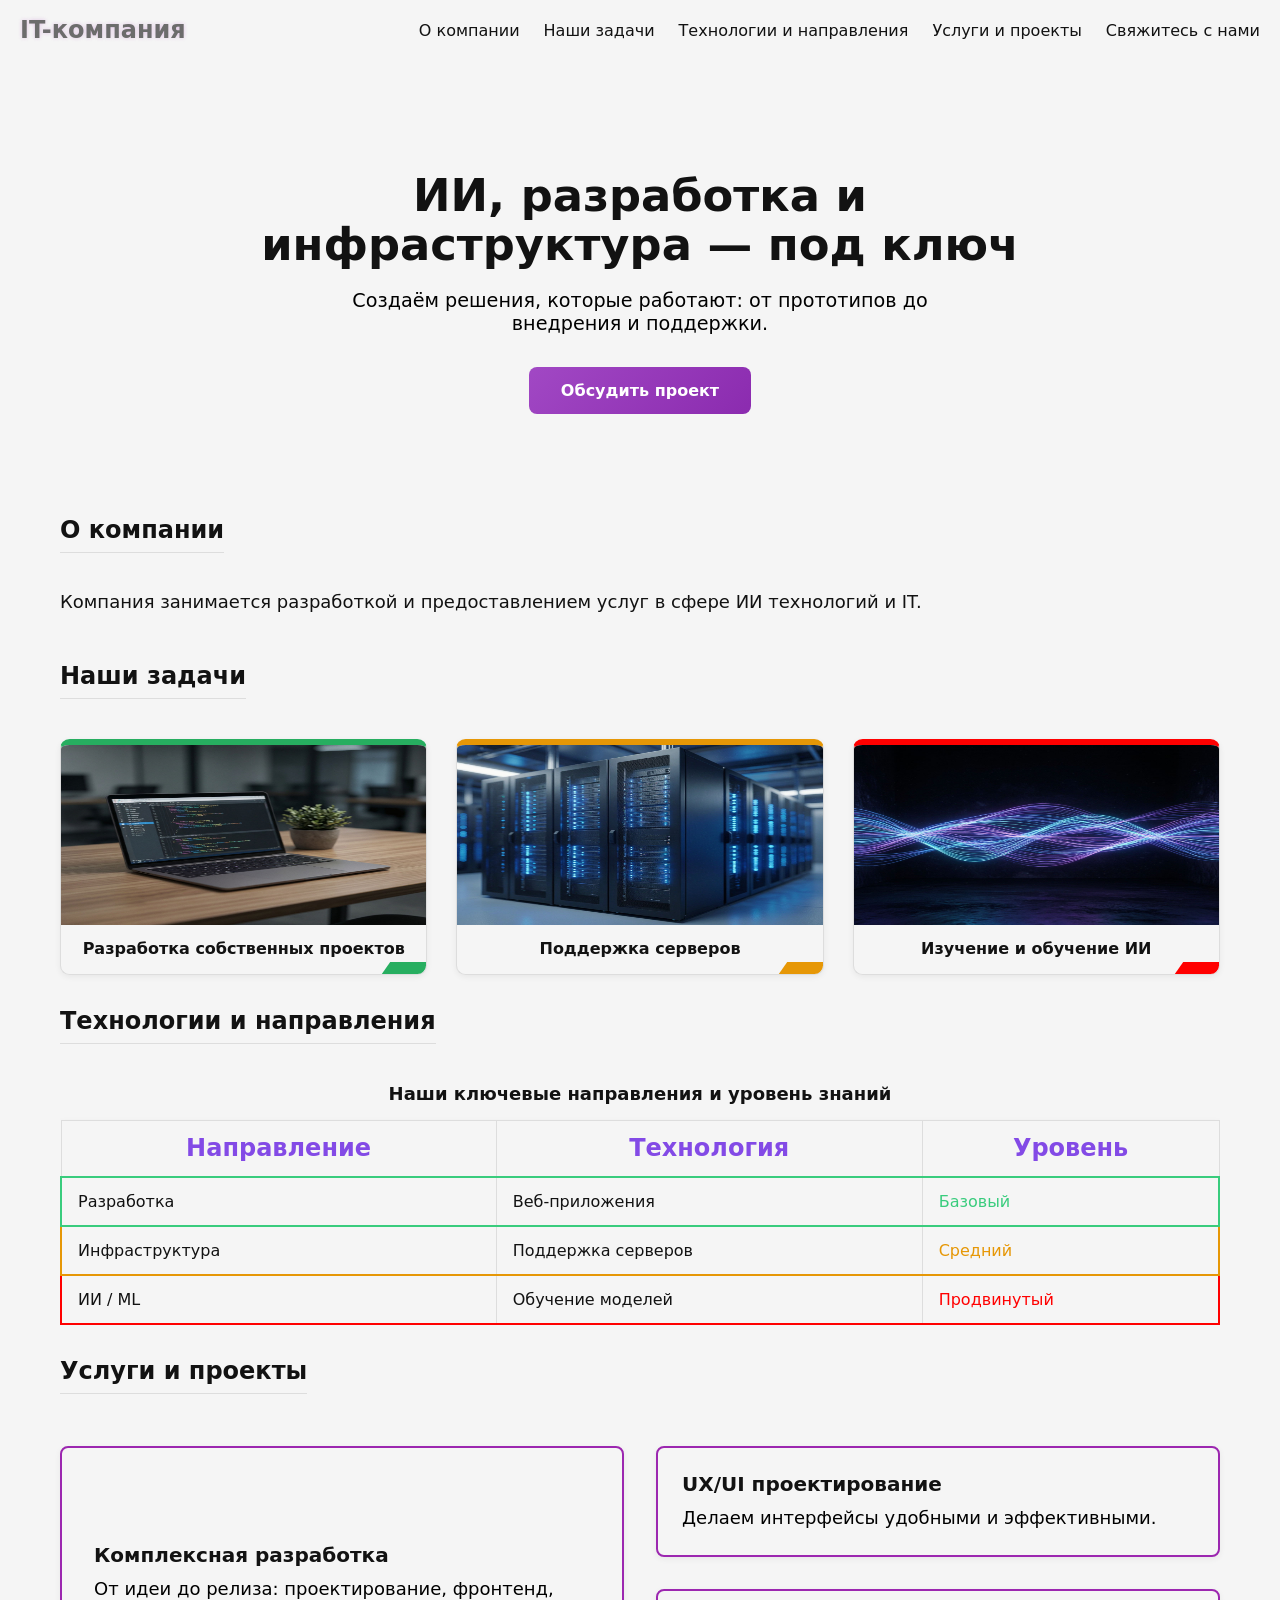
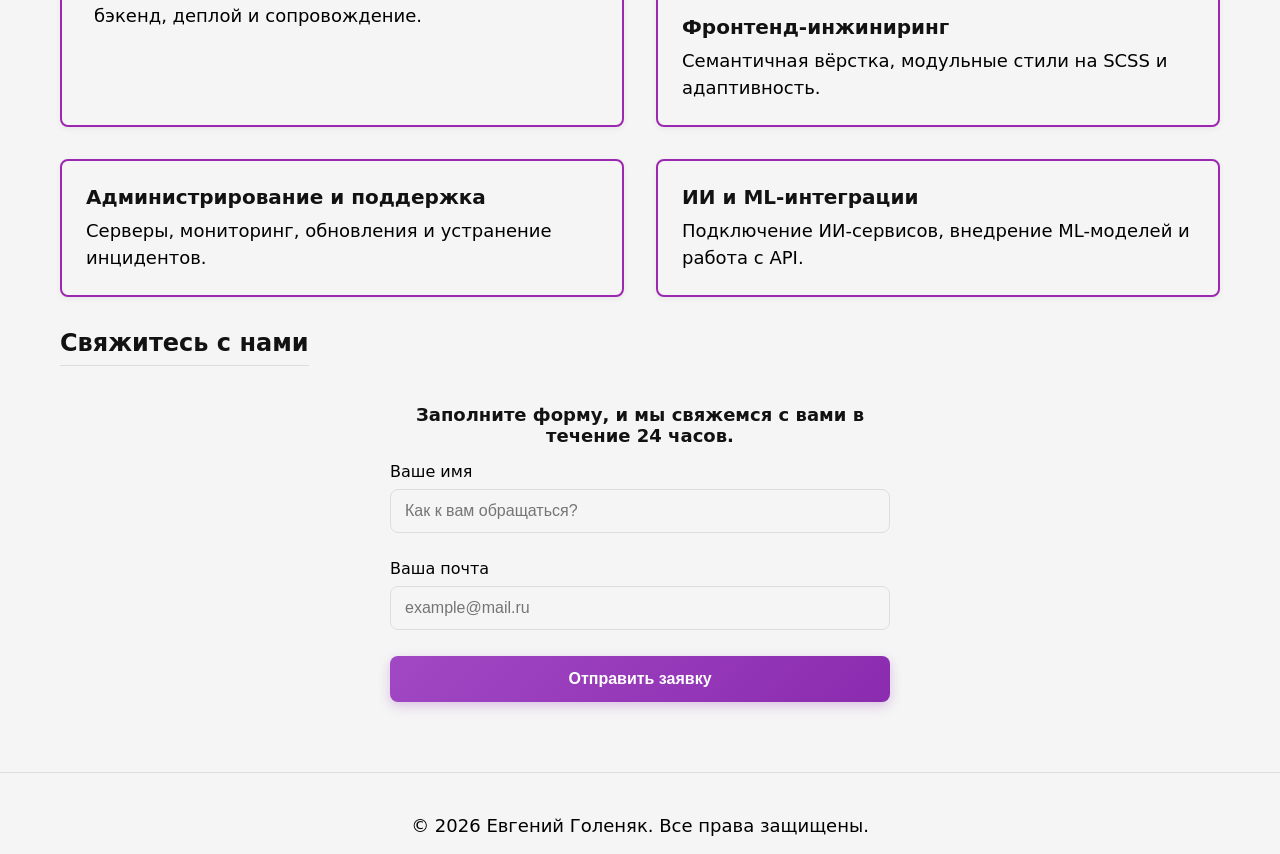
<file: index.html>
<!DOCTYPE html>
<html lang="ru">
  <head>
    <meta charset="UTF-8">
    <meta name="viewport" content="width=device-width, initial-scale=1.0">
    <title>IT-компания Евгения Голеняка: ИИ, разработка, инфраструктура</title>
    <link rel="preconnect" href="https://fonts.googleapis.com">
    <link rel="preconnect" href="https://fonts.gstatic.com" crossorigin>
    <link href="https://fonts.googleapis.com/css2?family=PT+Sans:wght@400;700&family=PT+Serif:wght@400;700&display=swap" rel="stylesheet">
    <meta name="description" content="IT-разработка и внедрение ИИ-решений. Поддержка инфраструктуры, обучение ML, создание веб-приложений. Портфолио и контакты Евгения Голеняка.">
    <meta property="og:title" content="IT-компания: ИИ и разработка — Евгений Голеняк">
    <meta property="og:description" content="Разработка, ИИ/ML и инфраструктура. Технологии, услуги, форма обратной связи.">
    <meta property="og:type" content="website">
    <link rel="icon" href="img/programmer.png">
    <link rel="stylesheet" href="styles/main.css">
  </head>
  <body>

    <a href="#main-content" class="skip-link">Перейти к основному контенту</a>
    
    <header class="site-header">
      <div class="site-header__title">IT-компания</div>
      <nav class="site-header__nav" aria-label="Навигация по сайту">
          <a class="site-header__link" href="#about-company">О компании</a>
          <a class="site-header__link" href="#company-services">Наши задачи</a>
          <a class="site-header__link" href="#tech-stack">Технологии и направления</a>
          <a class="site-header__link" href="#gallery-section">Услуги и проекты</a>
          <a class="site-header__link" href="#contact-form">Свяжитесь с нами</a>
      </nav>
    </header>

    <section class="hero">
      <div class="hero__container">
        <h1 class="hero__title">ИИ, разработка и инфраструктура — под ключ</h1>
        <p class="hero__subtitle">Создаём решения, которые работают: от прототипов до внедрения и поддержки.</p>
        <a href="#contact-form" class="hero__button">Обсудить проект</a>
      </div>
    </section>
    
    <main class="content-area" id="main-content">
      <section class="about-company" id="about-company">
        <h2 class="about-company__title">О компании</h2>
        <p class="about-company__text">Компания занимается разработкой и предоставлением услуг в сфере ИИ технологий и IT.</p>
      </section>

      <section class="company-services" id="company-services">
        <h2 class="company-services__title">Наши задачи</h2>
        <div class="company-services__wrapper">
          <div class="company-services__grid">
            <a href="#" class="company-card company-card--dev" aria-label="Разработка собственных проектов">
              <img class="company-card__image" src="img/dev.jpg" alt="" loading="lazy">
              <span class="company-card__title">Разработка собственных проектов</span>
            </a>
            
            <a href="#" class="company-card company-card--servers" aria-label="Поддержка серверов">
              <img class="company-card__image" src="img/servers.jpg" alt="" loading="lazy">
              <span class="company-card__title">Поддержка серверов</span>
            </a>
          
            <a href="#" class="company-card company-card--ai" aria-label="Изучение и обучение ИИ">
              <img class="company-card__image" src="img/al_ml.jpg" alt="" loading="lazy">
              <span class="company-card__title">Изучение и обучение ИИ</span>
            </a>
          </div>
         </div>
      </section>
      
      <section class="tech-stack" id="tech-stack" aria-labelledby="tech-stack-heading">
        <h2 id="tech-stack-heading" class="tech-stack__title">Технологии и направления</h2>
        
        <div class="tech-stack__wrapper">
          <table class="tech-stack__table" aria-label="Таблица технологий и уровней владения">
            <caption>Наши ключевые направления и уровень знаний</caption>
            <thead>
              <tr>
                <th scope="col">Направление</th>
                <th scope="col">Технология</th>
                <th scope="col">Уровень</th>
              </tr>
            </thead>
            <tbody>
              <tr class="row-basic">
                <td data-label="Направление">Разработка</td>
                <td data-label="Технология">Веб-приложения</td>
                <td data-label="Уровень">Базовый</td>
              </tr>
              <tr class="row-medium">
                <td data-label="Направление">Инфраструктура</td>
                <td data-label="Технология">Поддержка серверов</td>
                <td data-label="Уровень">Средний</td>
              </tr>
              <tr class="row-advanced">
                <td data-label="Направление">ИИ / ML</td>
                <td data-label="Технология">Обучение моделей</td>
                <td data-label="Уровень">Продвинутый</td>
              </tr>
            </tbody>
          </table>
        </div>
      </section>

      <section class="gallery-section" id="gallery-section">
        <h2 class="gallery-section__title">Услуги и проекты</h2>
        
        <div class="gallery-wrapper">
          <article class="card card-big area-big">
            <div class="card-inner">
              <h3>Комплексная разработка</h3>
              <p>От идеи до релиза: проектирование, фронтенд, бэкенд, деплой и сопровождение.</p>
            </div>
          </article>
          
          <article class="card card-small area-small1">
            <div class="card-inner">
              <h3>UX/UI проектирование</h3>
              <p>Делаем интерфейсы удобными и эффективными.</p>
            </div>
          </article>
          
          <article class="card card-small area-small2">
            <div class="card-inner">
              <h3>Фронтенд‑инжиниринг</h3>
              <p>Семантичная вёрстка, модульные стили на SCSS и адаптивность.</p>
            </div>
          </article>
          
          <article class="card card-small area-small3">
            <div class="card-inner">
              <h3>Администрирование и поддержка</h3>
              <p>Серверы, мониторинг, обновления и устранение инцидентов.</p>
            </div>
          </article>
          
          <article class="card card-small area-small4">
            <div class="card-inner">
              <h3>ИИ и ML-интеграции</h3>
              <p>Подключение ИИ‑сервисов, внедрение ML-моделей и работа с API.</p>
            </div>
          </article>
        </div>
      </section>

      <section class="contact-form" id="contact-form" aria-labelledby="contact-form-heading">
        <h2 id="contact-form-heading" class="contact-form__title">Свяжитесь с нами</h2>
        <form class="contact-form__body" aria-describedby="contact-form-help">
          <p id="contact-form-help" class="contact-form__help-text">Заполните форму, и мы свяжемся с вами в течение 24 часов.</p>
          <div class="contact-form__group">
            <label class="contact-form__label" for="name">Ваше имя</label>
            <input class="contact-form__input" type="text" id="name" name="name" autocomplete="name" placeholder="Как к вам обращаться?" required>
            <span class="contact-form__error" aria-live="polite">Введите имя</span>
          </div>

          <div class="contact-form__group">
            <label class="contact-form__label" for="email">Ваша почта</label>
            <input class="contact-form__input" type="email" id="email" name="email" autocomplete="email" placeholder="example@mail.ru" required>
            <span class="contact-form__error" aria-live="polite">Пожалуйста, введите корректный email</span>
          </div>
          
          <button class="contact-form__submit" type="submit">Отправить заявку</button>
        </form>
      </section>
    </main>
      
    <footer class="site-footer">
      <p class="site-footer__copyright">&copy; 2026 Евгений Голеняк. Все права защищены.</p>
    </footer>
  </body>
</html>
</file>
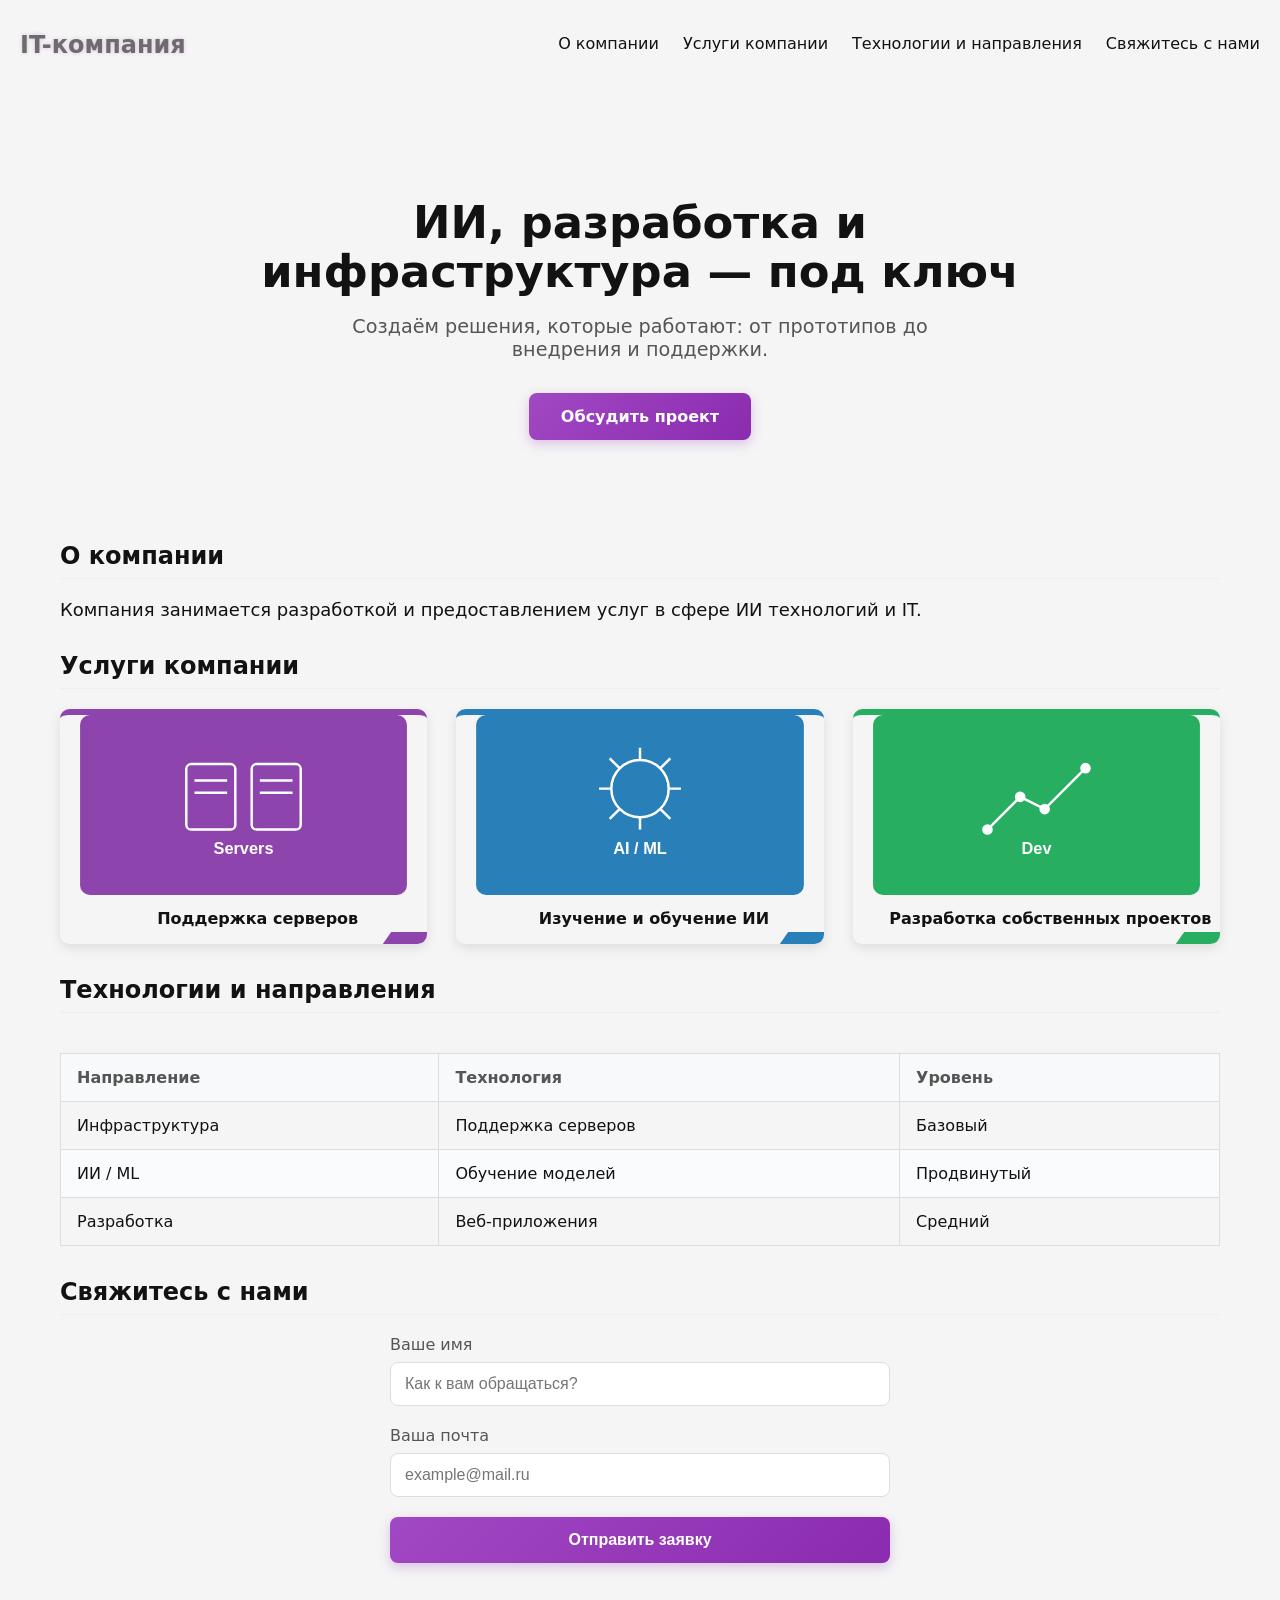
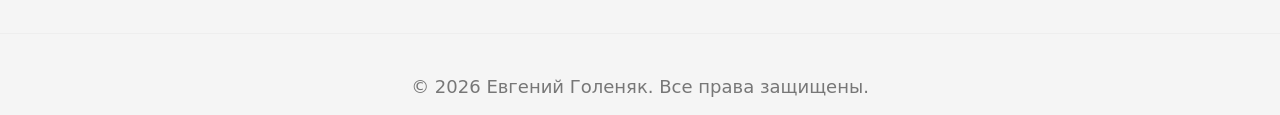
<file: landing.html>
<!DOCTYPE html>
<html lang="ru">
  <head>
    <meta charset="UTF-8">
    <meta name="viewport" content="width=device-width, initial-scale=1.0">
    <title>IT-компания Евгения Голеняка: ИИ, разработка, инфраструктура</title>
    <link rel="preconnect" href="https://fonts.googleapis.com">
    <link rel="preconnect" href="https://fonts.gstatic.com" crossorigin>
    <link href="https://fonts.googleapis.com/css2?family=PT+Sans:wght@400;700&family=PT+Serif:wght@400;700&display=swap" rel="stylesheet">
    <meta name="description" content="IT-разработка и внедрение ИИ-решений. Поддержка инфраструктуры, обучение ML, создание веб-приложений. Портфолио и контакты Евгения Голеняка.">
    <meta property="og:title" content="IT-компания: ИИ и разработка — Евгений Голеняк">
    <meta property="og:description" content="Разработка, ИИ/ML и инфраструктура. Технологии, услуги, форма обратной связи.">
    <meta property="og:type" content="website">
    <link rel="icon" href="img/programmer.png">
    <link rel="stylesheet" href="css/landing_style.css">
  </head>
  <body>
    
    <header class="site-header">
      <h1 class="site-header__title">IT-компания</h1>
      <nav class="site-header__nav" aria-label="Навигация по сайту">
        <a class="site-header__link" href="#about-company">О компании</a>
        <a class="site-header__link" href="#company-services">Услуги компании</a>
        <a class="site-header__link" href="#tech-stack">Технологии и направления</a>
        <a class="site-header__link" href="#contact-form">Свяжитесь с нами</a>
      </nav>
    </header>

    <section class="hero">
      <div class="hero__container">
        <h1 class="hero__title">ИИ, разработка и инфраструктура — под ключ</h1>
        <p class="hero__subtitle">Создаём решения, которые работают: от прототипов до внедрения и поддержки.</p>
        <a href="#contact-form" class="hero__button">Обсудить проект</a>
      </div>
    </section>
    
    <main class="content-area">
      <section class="about-company" id="about-company">
        <h2 class="about-company__title">О компании</h2>
        <p class="about-company__text">Компания занимается разработкой и предоставлением услуг в сфере ИИ технологий и IT.</p>
      </section>

      <section class="company-services" id="company-services">
        <h2 class="company-services__title">Услуги компании</h2>
        <div class="company-services__grid">
          <a href="#" class="company-card company-card--servers">
            <img class="company-card__image" src="data:image/svg+xml,%3Csvg xmlns='http://www.w3.org/2000/svg' width='400' height='220' viewBox='0 0 400 220'%3E%3Crect width='400' height='220' fill='%238e44ad' rx='12'/%3E%3Cg fill='none' stroke='%23ffffff' stroke-width='3'%3E%3Crect x='130' y='60' width='60' height='80' rx='6'/%3E%3Crect x='210' y='60' width='60' height='80' rx='6'/%3E%3Cline x1='140' y1='80' x2='180' y2='80'/%3E%3Cline x1='140' y1='95' x2='180' y2='95'/%3E%3Cline x1='220' y1='80' x2='260' y2='80'/%3E%3Cline x1='220' y1='95' x2='260' y2='95'/%3E%3C/g%3E%3Ctext x='50%25' y='170' font-family='Arial,sans-serif' font-size='20' font-weight='bold' fill='%23ffffff' text-anchor='middle'%3EServers%3C/text%3E%3C/svg%3E" alt="Поддержка серверов" loading="lazy">
            <span class="company-card__title">Поддержка серверов</span>
          </a>

          <a href="#" class="company-card company-card--ai">
            <img class="company-card__image" src="data:image/svg+xml,%3Csvg xmlns='http://www.w3.org/2000/svg' width='400' height='220' viewBox='0 0 400 220'%3E%3Crect width='400' height='220' fill='%232980b9' rx='12'/%3E%3Cg fill='none' stroke='%23ffffff' stroke-width='3'%3E%3Ccircle cx='200' cy='90' r='35'/%3E%3Cline x1='200' y1='55' x2='200' y2='40'/%3E%3Cline x1='200' y1='125' x2='200' y2='140'/%3E%3Cline x1='165' y1='90' x2='150' y2='90'/%3E%3Cline x1='235' y1='90' x2='250' y2='90'/%3E%3Cline x1='175' y1='65' x2='163' y2='53'/%3E%3Cline x1='225' y1='115' x2='237' y2='127'/%3E%3Cline x1='225' y1='65' x2='237' y2='53'/%3E%3Cline x1='175' y1='115' x2='163' y2='127'/%3E%3C/g%3E%3Ctext x='50%25' y='170' font-family='Arial,sans-serif' font-size='20' font-weight='bold' fill='%23ffffff' text-anchor='middle'%3EAI / ML%3C/text%3E%3C/svg%3E" alt="Изучение и обучение ИИ" loading="lazy">
            <span class="company-card__title">Изучение и обучение ИИ</span>
          </a>

          <a href="#" class="company-card company-card--dev">
            <img class="company-card__image" src="data:image/svg+xml,%3Csvg xmlns='http://www.w3.org/2000/svg' width='400' height='220' viewBox='0 0 400 220'%3E%3Crect width='400' height='220' fill='%2327ae60' rx='12'/%3E%3Cg fill='none' stroke='%23ffffff' stroke-width='3'%3E%3Cpolyline points='140,140 180,100 210,115 260,65'/%3E%3Ccircle cx='140' cy='140' r='5' fill='%23ffffff'/%3E%3Ccircle cx='180' cy='100' r='5' fill='%23ffffff'/%3E%3Ccircle cx='210' cy='115' r='5' fill='%23ffffff'/%3E%3Ccircle cx='260' cy='65' r='5' fill='%23ffffff'/%3E%3C/g%3E%3Ctext x='50%25' y='170' font-family='Arial,sans-serif' font-size='20' font-weight='bold' fill='%23ffffff' text-anchor='middle'%3EDev%3C/text%3E%3C/svg%3E" alt="Разработка собственных проектов" loading="lazy">
            <span class="company-card__title">Разработка собственных проектов</span>
          </a>
        </div>
      </section>
      
      <section class="tech-stack" id="tech-stack">
        <h2 class="tech-stack__title">Технологии и направления</h2>
        <div class="tech-stack__wrapper">
          <table class="tech-stack__table">
            <thead>
              <tr>
                <th scope="col">Направление</th>
                <th scope="col">Технология</th>
                <th scope="col">Уровень</th>
              </tr>
            </thead>
            <tbody>
              <tr>
                <td data-label="Направление">Инфраструктура</td>
                <td data-label="Технология">Поддержка серверов</td>
                <td data-label="Уровень">Базовый</td>
              </tr>
              <tr>
                <td data-label="Направление">ИИ / ML</td>
                <td data-label="Технология">Обучение моделей</td>
                <td data-label="Уровень">Продвинутый</td>
              </tr>
              <tr>
                <td data-label="Направление">Разработка</td>
                <td data-label="Технология">Веб-приложения</td>
                <td data-label="Уровень">Средний</td>
              </tr>
            </tbody>
          </table>
        </div>
      </section>

      <section class="contact-form" id="contact-form">
        <h2 class="contact-form__title">Свяжитесь с нами</h2>
        <form class="contact-form__body">
          <div class="contact-form__group">
            <label class="contact-form__label" for="name">Ваше имя</label>
            <input class="contact-form__input" type="text" id="name" name="name" autocomplete="name" placeholder="Как к вам обращаться?" required>
            <span class="contact-form__error">Введите имя</span>
          </div>

          <div class="contact-form__group">
            <label class="contact-form__label" for="email">Ваша почта</label>
            <input class="contact-form__input" type="email" id="email" name="email" autocomplete="email" placeholder="example@mail.ru" required>
          </div>
          
          <button class="contact-form__submit" type="submit">Отправить заявку</button>
        </form>
      </section>
    </main>
      
    <footer class="site-footer">
      <p class="site-footer__copyright">&copy; 2026 Евгений Голеняк. Все права защищены.</p>
    </footer>
  </body>
</html>
</file>
<file: styles/main.css>
@charset "UTF-8";
:root {
  --color-bg: #f5f5f5;
  --color-text: hsl(0, 0%, 7%);
  --color-muted: #000000;
  --color-border: #ddd;
  --color-primary: #9c27b0;
  --color-primary-dark: #8b2baf;
  --color-primary-light: #a148c4;
  --color-error: #e53935;
  --color-success: #43a047;
  --shadow-sm: 0 2px 6px rgba(0, 0, 0, 0.06);
  --shadow-focus: 0 0 0 3px rgba(156, 39, 176, 0.15);
  --card-color-servers: #e69706;
  --card-color-ai: #ff0000;
  --card-color-dev: #27ae60;
}

@media (prefers-color-scheme: dark) {
  :root {
    --color-bg: #121212;
    --color-text: #ffffff;
    --color-muted: #ffffff;
    --color-border: #333;
    --color-primary: #ba68c8;
    --color-primary-dark: #9c27b0;
    --color-primary-light: #d185ff;
    --color-error: #ef5350;
    --color-success: #66bb6a;
    --shadow-sm: 0 2px 6px rgba(0, 0, 0, 0.3);
    --shadow-focus: 0 0 0 3px rgba(186, 104, 200, 0.3);
    --card-color-dev: #39cc7d;
    --card-color-servers: #e69706;
    --card-color-ai: #ff0000;
  }
}
html {
  scroll-behavior: smooth;
}

html, body {
  overflow-x: hidden;
  width: 100%;
}

body {
  background-color: var(--color-bg);
  color: var(--color-text);
  margin: 0;
  font-family: system-ui, -apple-system, sans-serif;
}

.skip-link {
  position: absolute; /* Вырываем из потока */
  top: -40px; /* Прячем за верхней границей экрана */
  left: 0;
  background-color: #fff; /* Белый фон, чтобы перекрывать контент */
  color: #b852e0; /* Чёрный текст */
  padding: 8px 16px; /* Отступы внутри ссылки */
  z-index: 9999; /* Поверх всего остального */
  text-decoration: none; /* Убираем подчёркивание по умолчанию */
  font-size: 16px;
  font-family: sans-serif;
}

:focus-visible {
  outline: 3px solid #ae00ff;
  outline-offset: 4px;
}

/* Когда пользователь нажимает Tab и ссылка получает фокус — показываем её */
.skip-link:focus {
  top: 0; /* Возвращаем на экран */
  box-shadow: 0 2px 4px rgba(0, 0, 0, 0.3); /* Лёгкая тень для красоты */
}

@keyframes titleGlow {
  0% {
    opacity: 0.6;
    text-shadow: 0 0 4px rgba(156, 39, 176, 0.4);
  }
  50% {
    opacity: 1;
    text-shadow: 0 0 8px rgba(156, 39, 176, 0.7);
  }
  100% {
    opacity: 0.6;
    text-shadow: 0 0 4px rgba(156, 39, 176, 0.4);
  }
}
@keyframes fadeInUp {
  from {
    opacity: 0;
    transform: translateY(24px);
  }
  to {
    opacity: 1;
    transform: translateY(0);
  }
}
h1, h2, .hero__title {
  color: var(--color-text);
}

h1 {
  text-align: center;
  font-size: 2.5rem;
  margin-bottom: 12px;
  line-height: 1.1;
}

h2 {
  text-align: left;
  border-bottom: 1px solid var(--color-border);
  padding-bottom: 8px;
  margin-top: 32px;
  position: relative;
  display: inline-block; /* чтобы ширина была по тексту */
}
h2::after {
  content: "";
  position: absolute;
  bottom: -4px;
  left: 0;
  width: 0;
  height: 4px;
  background-color: var(--color-primary);
  transition: width 0.4s cubic-bezier(0.25, 1, 0.5, 1);
}
h2:hover::after {
  width: 100%;
}

p {
  font-size: 18px;
}

.site-header {
  width: 100%;
  margin-bottom: 24px;
  display: flex;
  justify-content: space-between;
  align-items: center;
  padding: 16px 20px;
  box-sizing: border-box;
}

.site-header__title {
  animation: titleGlow 0.8s ease both;
  font-weight: 700;
  font-size: 1.5rem;
}

.site-header__nav {
  display: flex;
  justify-content: center;
  align-items: center;
  gap: 24px;
  flex-wrap: wrap;
}

.site-header__link {
  text-decoration: none;
  color: var(--color-text);
  font-weight: 500;
}
.site-header__link:hover {
  opacity: 0.8;
  color: var(--color-primary);
}

.hero {
  padding: calc(2rem + 2vh) 20px;
  text-align: center;
}

.hero__container {
  max-width: 800px;
  margin: 0 auto;
}

.hero__title {
  font-size: 2.8rem;
  line-height: 1.1;
  margin-bottom: 16px;
  color: var(--color-text);
}

.hero__subtitle {
  font-size: 1.2rem;
  color: var(--color-muted);
  margin-bottom: 32px;
  max-width: 600px;
  margin-left: auto;
  margin-right: auto;
}

.hero__button {
  display: inline-block;
  padding: 14px 32px;
  background-image: linear-gradient(135deg, var(--color-primary-light) 0%, var(--color-primary-dark) 100%);
  color: white;
  text-decoration: none;
  border-radius: 8px;
  font-weight: 600;
  font-size: 1rem;
  transition: all 0.3s ease;
  box-shadow: 0 4px 8px rgba(var(--color-primary-dark), 0.2);
}
.hero__button:hover {
  transform: translateY(-2px);
  box-shadow: 0 6px 12px rgba(var(--color-primary-dark), 0.2);
  filter: brightness(1.05);
}

.content-area {
  box-sizing: border-box;
  padding: 20px;
  max-width: 1200px;
  margin: 0 auto;
}

.about-company__title {
  animation: fadeInUp 0.8s ease 0.1s both;
}

.about-company__text {
  font-size: 18px;
  animation: fadeInUp 0.8s ease 0.1s both;
}

.company-services__title {
  animation: fadeInUp 0.8s ease 0.2s both;
}

.company-services__grid {
  display: grid;
  grid-template-columns: repeat(auto-fit, minmax(240px, 1fr));
  gap: calc(1rem + 1vw);
  margin-top: 20px;
}

.site-footer {
  margin-top: 50px;
  padding-top: 24px;
  border-top: 1px solid var(--color-border);
  color: var(--color-muted);
  font-size: 0.95rem;
  text-align: center;
}

@media (max-width: 768px) {
  .content-area {
    padding: 16px;
    box-sizing: border-box;
  }
  .site-header {
    flex-direction: column;
    gap: 16px;
    text-align: center;
  }
}
@media (max-width: 600px) {
  .tech-stack__table thead {
    display: none;
  }
  .tech-stack__table tr {
    display: block;
    margin-bottom: 16px;
    border: 1px solid var(--color-border);
    border-radius: 8px;
    padding: 14px 16px;
    background-color: var(--color-bg);
    color: var(--color-text);
    box-shadow: 0 2px 6px rgba(0, 0, 0, 0.08);
  }
  .tech-stack__table td {
    display: flex;
    justify-content: space-between;
    align-items: center;
    border: none;
    padding: 8px 0;
    font-size: 15px;
    position: relative;
  }
  .tech-stack__table td::before {
    content: attr(data-label);
    color: var(--color-primary);
    font-weight: 600;
    text-transform: uppercase;
    font-size: 11px;
    letter-spacing: 0.8px;
    margin-right: 12px;
    flex-shrink: 0;
  }
}
@media (max-width: 480px) {
  .content-area {
    padding: 12px;
  }
  h1 {
    font-size: 1.8rem;
    line-height: 1.2;
    margin-bottom: 16px;
  }
  h2 {
    margin-top: 24px;
    font-size: 1.4rem;
  }
  p {
    font-size: 16px;
  }
}
.gallery-section__title {
  animation: fadeInUp 0.8s ease 0.3s both;
}

.gallery-wrapper {
  display: grid;
  gap: 2rem;
  overflow: visible; /* Чтобы тени не обрезались при движении */
  grid-template-columns: repeat(2, 1fr);
  grid-template-areas: "header header" "big    small1" "big    small2" "small3 small4";
}

/* Карточка: анимация наведения именно тут */
.card {
  text-decoration: none;
  color: inherit;
  display: flex;
  flex-direction: column;
  align-items: stretch;
  border-radius: calc(8px * 1.2);
  position: relative;
  overflow: hidden;
  box-shadow: 0 2px 6px rgba(0, 0, 0, 0.06);
  transition: transform 0.3s cubic-bezier(0.25, 0.8, 0.25, 1), box-shadow 0.3s ease;
  animation: fadeInUp 0.8s ease-out;
  background-color: var(--color-bg);
  border: 1px solid var(--color-border);
}
.card:hover::after {
  transform: skewX(-35deg) translateX(6px);
}
.card:hover {
  transform: translateY(-12px) scale(1.03);
  box-shadow: 0 20px 30px rgba(0, 0, 0, 0.18);
}

.area-big {
  grid-area: big;
  align-self: stretch;
  min-height: 100px;
}

.area-small1 {
  grid-area: small1;
  min-height: 100px;
}

.area-small2 {
  grid-area: small2;
  min-height: 100px;
}

.area-small3 {
  grid-area: small3;
  min-height: 100px;
}

.area-small4 {
  grid-area: small4;
  min-height: 100px;
}

.card-inner {
  height: 100%;
  padding: 2rem;
  display: flex;
  flex-direction: column;
  justify-content: center;
  z-index: 1;
}

.card-small .card-inner {
  padding: 1.5rem;
}

.card h3 {
  margin: 0 0 0.5rem 0;
  color: var(--color-text);
  font-size: 1.25rem;
  font-weight: 700;
}

.card p {
  margin: 0;
  color: var(--color-muted);
  line-height: 1.5;
}

/* Расставляем задержки, чтобы шла волна */
.area-big {
  animation-delay: 0.3s;
}

.area-small1 {
  animation-delay: 0.4s;
}

.area-small2 {
  animation-delay: 0.5s;
}

.area-small3 {
  animation-delay: 0.6s;
}

.area-small4 {
  animation-delay: 0.7s;
}

/* Цветные рамки для строк */
.area-big,
.area-small1,
.area-small2,
.area-small3,
.area-small4 {
  border: 2px solid var(--color-primary, #834ae6);
  border-radius: 8px;
}

@media (max-width: 768px) {
  .gallery-wrapper {
    grid-template-areas: "header" "big" "small1" "small2" "small3" "small4";
    grid-template-columns: 1fr;
  }
  .area-big,
  .area-small1,
  .area-small2,
  .area-small3,
  .area-small4 {
    min-height: auto;
    padding: 1.5rem;
  }
}
@media (max-width: 768px) {
  .area-big,
  .area-small1,
  .area-small2,
  .area-small3,
  .area-small4 {
    opacity: 1;
    animation: none;
  }
}
.company-services__grid {
  container-type: inline-size;
}

.company-card {
  text-decoration: none;
  color: inherit;
  display: flex;
  flex-direction: column;
  align-items: stretch;
  border-radius: calc(8px * 1.2);
  position: relative;
  overflow: hidden;
  box-shadow: 0 2px 6px rgba(0, 0, 0, 0.06);
  transition: transform 0.3s ease, box-shadow 0.3s ease;
  animation: fadeInUp 0.8s ease-out;
  background-color: var(--color-bg);
  border: 1px solid var(--color-border);
}
.company-card::after {
  content: "";
  position: absolute;
  bottom: 0;
  right: 0;
  width: 40px;
  height: 12px;
  background: var(--card-color-servers);
  transform: skewX(-35deg);
  z-index: 2;
  transition: transform 0.3s ease, background 0.3s ease;
  pointer-events: none;
}
.company-card:hover::after {
  transform: skewX(-35deg) translateX(6px);
}
.company-card:hover {
  transform: translateY(-12px) scale(1.03);
  box-shadow: 0 20px 30px rgba(0, 0, 0, 0.18);
}
.company-card--servers::after {
  background-color: var(--card-color-servers);
}
.company-card--ai::after {
  background-color: var(--card-color-ai);
}
.company-card--dev::after {
  background-color: var(--card-color-dev);
}
.company-card--servers {
  border-top: 6px solid var(--card-color-servers);
}
.company-card--ai {
  border-top: 6px solid var(--card-color-ai);
}
.company-card--dev {
  border-top: 6px solid var(--card-color-dev);
}

.company-card__image {
  width: 100%;
  height: 180px;
  display: block;
}

.company-card__title {
  display: block;
  padding: 14px;
  text-align: center;
  font-weight: 600;
  color: var(--color-text);
  line-height: 1.3;
}

@container (min-width: 400px) {
  .company-services__grid {
    display: grid;
    grid-template-columns: repeat(auto-fit, minmax(240px, 1fr));
    gap: calc(1rem + 1vw);
  }
  .company-card:nth-child(1) {
    animation-delay: 0.03s;
  }
  .company-card:nth-child(2) {
    animation-delay: 0.2s;
  }
  .company-card:nth-child(3) {
    animation-delay: 0.35s;
  }
}
@container (max-width: 400px) {
  .company-services__grid {
    display: flex;
    flex-direction: column;
  }
  .company-card {
    width: 100%;
    margin-bottom: 20px;
  }
}
.tech-stack__wrapper {
  overflow-x: auto;
}

.tech-stack {
  animation: fadeInUp 0.8s ease 0.3s both;
}

.tech-stack__table {
  width: 100%;
  border-collapse: collapse;
  margin-top: 20px;
  box-shadow: var(--shadow-sm);
}
.tech-stack__table .tech-stack__table td::before {
  content: attr(data-label) ": ";
  color: rgba(255, 255, 255, 0.7);
  font-weight: 600;
  text-transform: uppercase;
  font-size: 11px;
  letter-spacing: 0.8px;
  margin-right: 12px;
  display: inline-block;
}
.tech-stack__table th, .tech-stack__table td {
  border: 1px solid var(--color-border);
  padding: 14px 16px;
  text-align: left;
}
.tech-stack__table th {
  background-color: var(--color-bg);
  color: var(--color-muted);
  font-weight: 600;
  text-align: center;
  font-size: clamp(1.5rem, 1vw, 3rem);
  line-height: 1.1;
  margin: 0 0 2rem 0;
  color: var(--color-text);
  color: #834ae6;
}
.tech-stack__table tbody tr:nth-child(even) {
  background-color: rgba(var(--color-text), 0.06);
}
.tech-stack__table tbody tr:nth-child(1) td:nth-child(3) {
  color: #39cc7d;
}
.tech-stack__table tbody tr:nth-child(2) td:nth-child(3) {
  color: #e69706;
}
.tech-stack__table tbody tr:nth-child(3) td:nth-child(3) {
  color: #ff0000;
}

tr:hover {
  background-color: rgba(var(--color-text), 0.12);
}

.tech-stack__table caption {
  text-align: center;
  margin-bottom: 16px;
  font-size: 18px;
  color: var(--color-text);
  font-weight: 600;
}

/* Цветные рамки для строк */
.row-basic {
  border: 2px solid #39cc7d;
  border-radius: 8px;
}

.row-medium {
  border: 2px solid #e69706;
  border-radius: 8px;
}

.row-advanced {
  border: 2px solid #ff0000;
  border-radius: 8px;
}

.contact-form__help-text {
  text-align: center;
  margin-bottom: 16px;
  font-size: 18px;
  color: var(--color-text);
  font-weight: 600;
}

.contact-form__body {
  max-width: 500px;
  margin: 0 auto;
}

.contact-form {
  animation: fadeInUp 0.8s ease 0.8s both;
}

.contact-form__group {
  margin-bottom: 20px;
}

.contact-form__label {
  display: block;
  margin-bottom: 8px;
  color: var(--color-muted);
  font-weight: 500;
}

.contact-form__input {
  width: 100%;
  padding: 12px 14px;
  border: 1px solid var(--color-border);
  border-radius: 8px;
  background-color: var(--color-bg);
  color: var(--color-text);
  font-size: 16px;
  box-sizing: border-box;
  transition: border-color 0.3s ease, box-shadow 0.3s ease;
}
.contact-form__input:focus {
  outline: none;
  border-color: var(--color-primary);
  box-shadow: var(--shadow-focus);
}
.contact-form__input:valid:not(:-moz-placeholder) {
  border-color: var(--color-success);
  box-shadow: 0 0 0 3px rgba(var(--color-success), 0.12);
}
.contact-form__input:valid:not(:placeholder-shown) {
  border-color: var(--color-success);
  box-shadow: 0 0 0 3px rgba(var(--color-success), 0.12);
}
.contact-form__input:invalid:not(:-moz-placeholder) {
  border-color: var(--color-error);
  box-shadow: 0 0 0 3px rgba(var(--color-error), 0.12);
}
.contact-form__input:invalid:not(:placeholder-shown) {
  border-color: var(--color-error);
  box-shadow: 0 0 0 3px rgba(var(--color-error), 0.12);
}

.contact-form__error {
  display: block;
  margin-top: 6px;
  font-size: 13px;
  color: var(--color-error);
  max-height: 0;
  overflow: hidden;
  opacity: 0;
  transition: max-height 0.3s ease, opacity 0.3s ease;
}

.contact-form__input:invalid:not(:-moz-placeholder) + .contact-form__error {
  max-height: 40px;
  opacity: 1;
}

.contact-form__input:invalid:not(:placeholder-shown) + .contact-form__error {
  max-height: 40px;
  opacity: 1;
}

.contact-form__submit {
  width: 100%;
  padding: 14px;
  background-image: linear-gradient(135deg, var(--color-primary-light) 0%, var(--color-primary-dark) 100%);
  color: white;
  border: none;
  border-radius: 8px;
  font-size: 16px;
  font-weight: 600;
  cursor: pointer;
  transition: all 0.3s ease;
  box-shadow: 0 4px 12px rgba(139, 43, 175, 0.25);
}
.contact-form__submit:hover {
  transform: translateY(-2px);
  box-shadow: 0 6px 16px rgba(139, 43, 175, 0.35);
  filter: brightness(1.05);
}
.contact-form__submit:active {
  transform: translateY(2px);
  box-shadow: 0 2px 6px rgba(139, 43, 175, 0.2);
  filter: brightness(0.92);
}/*# sourceMappingURL=main.css.map */
</file>
<file: css/landing_style.css>
html {
  scroll-behavior: smooth;
}

html, body {
  overflow-x: hidden;
  width: 100%;
}

:root {
  --color-bg: #f5f5f5;
  --color-text: #121212;
  --color-muted: #555;
  --color-border: #ddd;
  --color-primary: #9c27b0;
  --color-primary-dark: #8b2baf;
  --color-primary-light: #a148c4;
  --color-error: #e53935;
  --color-success: #43a047;
  --radius: 8px;
  --shadow-sm: 0 2px 6px rgba(0, 0, 0, 0.06);
  --shadow-focus: 0 0 0 3px rgba(156, 39, 176, 0.15);
  --transition: 0.3s ease;
  --card-color-servers: #8e44ad;
  --card-color-ai: #2980b9;
  --card-color-dev: #27ae60;
  --anim-hover-lift: -10px;
  --anim-hover-scale: 1.02;
  --anim-speed: 0.3s;
}

@media (prefers-color-scheme: dark) {
  :root {
    --color-bg: #121212;
    --color-text: #ffffff;
    --color-muted: #aaaaaa;
    --color-border: #333;
    --shadow-sm: 0 2px 6px rgba(0, 0, 0, 0.3);
    --card-color-servers: #a55bbf;
    --card-color-ai: #3f9eb6;
    --card-color-dev: #3bbf7a;
  }
}

body {
  background-color: var(--color-bg);
  color: var(--color-text);
  margin: 0;
  font-family: system-ui, -apple-system, sans-serif;
}

h1, h2, .hero__title {
  color: var(--color-text);
}

h1 {
  text-align: center;
  font-size: 2.5rem;
  margin-bottom: 12px;
  line-height: 1.1;
}

h2 {
  border-bottom: 1px solid #eee;
  padding-bottom: 8px;
  margin-top: 32px;
  position: relative;
}

h2::after {
  content: "";
  position: absolute;
  bottom: -4px;
  left: 0;
  width: 0;
  height: 4px;
  background-color: var(--color-primary);
  transition: width 0.4s cubic-bezier(0.25, 1, 0.5, 1);
}

h2:hover::after {
  width: 100%;
}

p {
  font-size: 18px;
}

.site-header {
  width: 100%;
  margin-bottom: 24px;
  display: flex;
  justify-content: space-between;
  align-items: center;
  padding: 16px 20px;
  box-sizing: border-box;
}

.site-header__title {
  animation: titleGlow 0.8s ease both;
  font-weight: 700;
  font-size: 1.5rem;
}

.site-header__nav {
  display: flex;
  justify-content: center;
  align-items: center;
  gap: 24px;
  flex-wrap: wrap;
}

.site-header__link {
  text-decoration: none;
  color: var(--color-text);
  font-weight: 500;
}

.site-header__link:hover {
  opacity: 0.8;
}

.hero {
  padding: calc(2rem + 2vh) 20px;
  text-align: center;
}

.hero__container {
  max-width: 800px;
  margin: 0 auto;
}

.hero__title {
  font-size: 2.8rem;
  line-height: 1.1;
  margin-bottom: 16px;
  color: var(--color-text);
}

.hero__subtitle {
  font-size: 1.2rem;
  color: var(--color-muted);
  margin-bottom: 32px;
  max-width: 600px;
  margin-left: auto;
  margin-right: auto;
}

.hero__button {
  display: inline-block;
  padding: 14px 32px;
  background-image: linear-gradient(135deg, var(--color-primary-light) 0%, var(--color-primary-dark) 100%);
  color: white;
  text-decoration: none;
  border-radius: var(--radius);
  font-weight: 600;
  font-size: 1rem;
  transition: all var(--transition);
  box-shadow: 0 4px 12px rgba(139, 43, 175, 0.25);
}

.hero__button:hover {
  transform: translateY(-2px);
  box-shadow: 0 6px 16px rgba(139, 43, 175, 0.35);
  filter: brightness(1.05);
}

.content-area {
  box-sizing: border-box;
  padding: 20px;
  max-width: 1200px;
  margin: 0 auto;
}

.about-company__text {
  font-size: 18px;
}

.company-services__grid {
  display: grid;
  grid-template-columns: repeat(auto-fit, minmax(240px, 1fr));
  gap: calc(1rem + 1vw);
  margin-top: 20px;
}

@keyframes titleGlow {
  0% {
    opacity: 0.6;
    text-shadow: 0 0 4px rgba(156, 39, 176, 0.4);
  }
  50% {
    opacity: 1;
    text-shadow: 0 0 8px rgba(156, 39, 176, 0.7);
  }
  100% {
    opacity: 0.6;
    text-shadow: 0 0 4px rgba(156, 39, 176, 0.4);
  }
}

@keyframes fadeInUp {
  from {
    opacity: 0;
    transform: translateY(24px);
  }
  to {
    opacity: 1;
    transform: translateY(0);
  }
} 
  
.company-card {
  text-decoration: none;
  color: inherit;
  display: flex;
  flex-direction: column;
  border-radius: calc(var(--radius) * 1.2);
  position: relative;
  overflow: hidden;
  box-shadow: 0 4px 12px rgba(0, 0, 0, 0.1);
  transition: transform var(--anim-speed) ease, box-shadow var(--anim-speed) ease;
  animation: fadeInUp 0.8s ease-out forwards;
}

.company-card::after {
  content: "";
  position: absolute;
  bottom: 0;
  right: 0;
  width: 40px;
  height: 12px;
  background: var(--card-color-servers); /* по умолчанию ставим серверный цвет, но он будет перезаписан ниже */
  transform: skewX(-35deg);
  z-index: 2;
  transition: transform 0.3s ease, background 0.3s ease;
  pointer-events: none;
}

.company-card--servers::after {
  background-color: var(--card-color-servers);
}

.company-card--ai::after {
  background-color: var(--card-color-ai);
}

.company-card--dev::after {
  background-color: var(--card-color-dev);
}

.company-card:hover::after {
  transform: skewX(-35deg) translateX(6px);
}

.company-card--servers { border-top: 6px solid var(--card-color-servers); }
.company-card--ai { border-top: 6px solid var(--card-color-ai); }
.company-card--dev { border-top: 6px solid var(--card-color-dev); }

.company-card:nth-child(1) { animation-delay: 0.05s; }
.company-card:nth-child(2) { animation-delay: 0.20s; }
.company-card:nth-child(3) { animation-delay: 0.35s; }

.company-card:hover {
  transform: translateY(-12px) scale(1.03) !important;
  box-shadow: 0 20px 30px rgba(0, 0, 0, 0.18);
}

.company-card__image {
  width: 100%;
  height: 180px;
  display: block;
}

.company-card__title {
  width: 100%;
  display: block;
  padding: 14px;
  text-align: center;
  font-weight: 600;
  color: var(--color-text);
  line-height: 1.3;
}

.tech-stack__wrapper {
  overflow-x: auto;
}

.tech-stack {
  animation: fadeInUp 0.8s ease 0.3s both;
}

.tech-stack__table {
  width: 100%;
  border-collapse: collapse;
  margin-top: 20px;
  box-shadow: var(--shadow-sm);
}

.tech-stack__table th,
.tech-stack__table td {
  border: 1px solid var(--color-border);
  padding: 14px 16px;
  text-align: left;
}

.tech-stack__table th {
  background-color: #f8f9fa;
  font-weight: 600;
  color: #555;
}

.tech-stack__table tr:nth-child(even) {
  background-color: #fafbfc;
}

.tech-stack__table tr:hover {
  background-color: #fff8e1;
}

@media (prefers-color-scheme: dark) {
  .tech-stack__table th,
  .tech-stack__table td {
    border-color: var(--color-border);
    background-color: transparent;
  }

  tbody tr:nth-child(even) {
    background-color: #1a1a1a !important;
  }

  .tech-stack__table tr:hover {
    background-color: #2a2a2a !important;
  }

  .tech-stack__table th {
    background-color: #1e1e1e;
    color: var(--color-muted);
  }
}

.contact-form__body {
  max-width: 500px;
  margin: 0 auto;
}

.contact-form {
  animation: fadeInUp 0.8s ease 0.45s both;
}

.contact-form__group {
  margin-bottom: 20px;
}

.contact-form__label {
  display: block;
  margin-bottom: 8px;
  color: var(--color-muted);
  font-weight: 500;
}

.contact-form__input {
  width: 100%;
  padding: 12px 14px;
  border: 1px solid var(--color-border);
  border-radius: var(--radius);
  background: #fff;
  color: var(--color-text);
  font-size: 16px;
  box-sizing: border-box;
  transition: border-color var(--transition), box-shadow var(--transition);
}

@media (prefers-color-scheme: dark) {
  .contact-form__input {
    background-color: #1e1e1e;
    border-color: #333;
    color: #e0e0e0;
  }

  .contact-form__input:focus {
    border-color: var(--color-primary);
    box-shadow: 0 0 0 3px rgba(156, 39, 176, 0.2);
  }
}

.contact-form__input:focus {
  outline: none;
  border-color: var(--color-primary);
  box-shadow: var(--shadow-focus);
}

.contact-form__input:valid:not(:placeholder-shown) {
  border-color: var(--color-success);
  box-shadow: 0 0 0 3px rgba(67, 160, 71, 0.12);
}

.contact-form__input:invalid:not(:placeholder-shown) {
  border-color: var(--color-error);
  box-shadow: 0 0 0 3px rgba(229, 57, 53, 0.12);
}

.contact-form__error {
  display: none;
  margin-top: 6px;
  font-size: 13px;
  color: var(--color-error);
  max-height: 0;
  overflow: hidden;
  opacity: 0;
  transition: max-height var(--transition), opacity var(--transition);
}

.contact-form__input:invalid:not(:placeholder-shown) + .contact-form__error {
  max-height: 20px;
  opacity: 1;
  display: block;
}

.contact-form__submit {
  width: 100%;
  padding: 14px;
  background-image: linear-gradient(135deg, var(--color-primary-light) 0%, var(--color-primary-dark) 100%);
  color: white;
  border: none;
  border-radius: var(--radius);
  font-size: 16px;
  font-weight: 600;
  cursor: pointer;
  transition: all var(--transition);
  box-shadow: 0 4px 12px rgba(139, 43, 175, 0.25);
}

.contact-form__submit:hover {
  transform: translateY(-2px);
  box-shadow: 0 6px 16px rgba(139, 43, 175, 0.35);
  filter: brightness(1.05);
}

.contact-form__submit:active {
  transform: translateY(2px);
  box-shadow: 0 2px 6px rgba(139, 43, 175, 0.2);
  filter: brightness(0.92);
}

.site-footer {
  margin-top: 50px;
  padding-top: 24px;
  border-top: 1px solid #eee;
  color: #777;
  font-size: 0.95rem;
  text-align: center;
}

@media (max-width: 768px) {
  .content-area {
    padding: 16px;
    box-sizing: border-box;
  }

  .site-header {
    flex-direction: column;
    gap: 16px;
    text-align: center;
  }
  .company-services__grid {
    display: flex;
    flex-direction: column;
    align-items: stretch;
    padding: 0;
    width: 100%;
    box-sizing: border-box;
  }

  .company-card {
    width: 100%;
    max-width: 100%;
    margin: 0 auto 20px;
    box-sizing: border-box;
  }

  .company-card:hover {
    transform: translateY(-8px);
  }

  .company-card:nth-child(1) { animation-delay: 0.05s; }
  .company-card:nth-child(2) { animation-delay: 0.20s; }
  .company-card:nth-child(3) { animation-delay: 0.35s; }
}

@media (max-width: 600px) {
  .tech-stack__table thead {
    display: none;
  }

  .tech-stack__table tr {
    display: block;
    margin-bottom: 16px;
    border: 1px solid var(--color-border);
    border-radius: 8px;
    padding: 14px 16px;
    background-color: var(--color-bg);
    color: var(--color-text);
    box-shadow: 0 2px 6px rgba(0, 0, 0, 0.1);
  }

  .tech-stack__table td {
    display: flex;
    justify-content: space-between;
    align-items: center;
    border: none;
    padding: 8px 0;
    font-size: 15px;
    position: relative;
  }

  .tech-stack__table td::before {
    content: attr(data-label);
    color: #8951be;
    font-weight: 600;
    text-transform: uppercase;
    font-size: 11px;
    letter-spacing: 0.8px;
    margin-right: 12px;
    flex-shrink: 0;
  }
}

@media (max-width: 480px) {
  .content-area {
    padding: 12px;
  }

  h1 {
    font-size: 1.8rem;
    line-height: 1.2;
    margin-bottom: 16px;
  }

  h2 {
    margin-top: 24px;
    font-size: 1.4rem;
  }

  p {
    font-size: 16px;
  }
}
</file>
